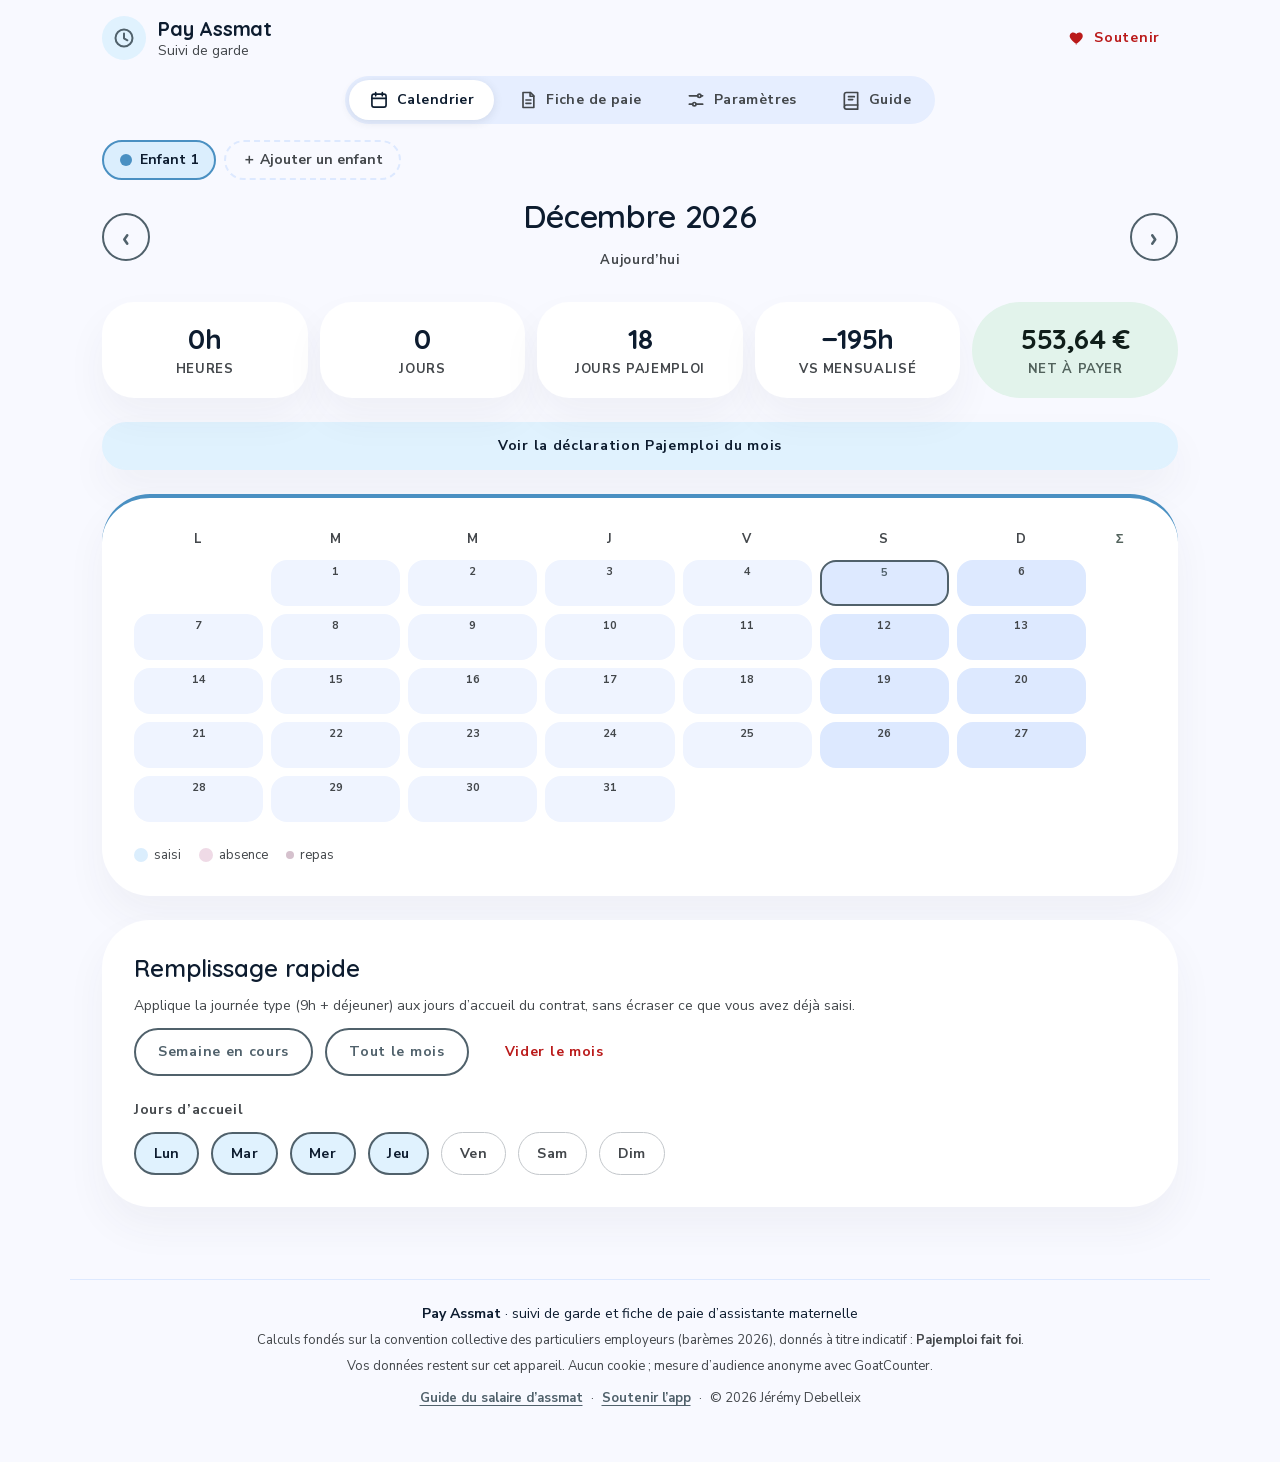
<file: index.html>
<!doctype html>
<html lang="fr">
<head>
<meta charset="utf-8">
<meta name="viewport" content="width=device-width, initial-scale=1, viewport-fit=cover">
<title>Calcul salaire assistante maternelle 2026 — simulateur gratuit | Pay Assmat</title>
<meta name="description" content="Calculez gratuitement le salaire de votre assistante maternelle : mensualisation, heures complémentaires et majorées, indemnités d’entretien et de repas, congés payés, montants à déclarer sur Pajemploi. Sans inscription, sans cookie.">
<link rel="canonical" href="https://pay-assmat.fr/">
<meta name="robots" content="index, follow, max-image-preview:large">
<meta name="author" content="Jérémy Debelleix">

<!-- Aperçus de partage (réseaux sociaux, messageries) -->
<meta property="og:type" content="website">
<meta property="og:locale" content="fr_FR">
<meta property="og:site_name" content="Pay Assmat">
<meta property="og:url" content="https://pay-assmat.fr/">
<meta property="og:title" content="Calcul du salaire d’une assistante maternelle — Pay Assmat">
<meta property="og:description" content="Simulateur gratuit : salaire mensualisé, heures, indemnités, congés payés et déclaration Pajemploi. Vos données restent sur votre appareil.">
<meta property="og:image" content="https://pay-assmat.fr/icons/og-image.png">
<meta property="og:image:width" content="1200">
<meta property="og:image:height" content="630">
<meta property="og:image:alt" content="Pay Assmat, calcul du salaire d’assistante maternelle">
<meta name="twitter:card" content="summary_large_image">

<!-- Données structurées : Google comprend qu'il s'agit d'une application gratuite -->
<script type="application/ld+json">
{
  "@context": "https://schema.org",
  "@type": "WebApplication",
  "name": "Pay Assmat",
  "url": "https://pay-assmat.fr/",
  "description": "Simulateur de salaire d’assistante maternelle : mensualisation, heures complémentaires et majorées, indemnités d’entretien et de repas, congés payés, régularisation et déclaration Pajemploi.",
  "applicationCategory": "FinanceApplication",
  "operatingSystem": "Tous (navigateur web, installable)",
  "inLanguage": "fr-FR",
  "isAccessibleForFree": true,
  "offers": { "@type": "Offer", "price": "0", "priceCurrency": "EUR" },
  "author": { "@type": "Person", "name": "Jérémy Debelleix" }
}
</script>
<meta name="theme-color" content="#f8f9ff">
<link rel="manifest" href="manifest.webmanifest">
<link rel="icon" href="icons/icon-192.png" sizes="192x192" type="image/png">
<link rel="apple-touch-icon" href="icons/apple-touch-icon.png">
<meta name="apple-mobile-web-app-capable" content="yes">
<meta name="apple-mobile-web-app-status-bar-style" content="default">
<meta name="apple-mobile-web-app-title" content="Pay Assmat">
<link rel="preload" href="fonts/quicksand-latin.woff2" as="font" type="font/woff2" crossorigin>
<link rel="preload" href="fonts/nunito-sans-latin.woff2" as="font" type="font/woff2" crossorigin>
<link rel="stylesheet" href="css/style.css">
</head>
<body>

<header class="topbar">
  <div class="topbar-in">
    <div class="brand">
      <span class="brand-mark" aria-hidden="true"><svg viewBox="0 0 24 24" fill="none" stroke="currentColor" stroke-width="2" stroke-linecap="round" stroke-linejoin="round"><circle cx="12" cy="12" r="8.5"/><path d="M12 7.5v4.8l3.4 2"/></svg></span>
      <span>
        <strong>Pay Assmat</strong>
        <em id="brand-sub">Suivi de garde</em>
      </span>
    </div>
    <a class="btn ghost sm btn-don" href="https://buymeacoffee.com/jeremy.d" target="_blank" rel="noopener" data-don="entete" aria-label="Faire un don pour soutenir l’app"><svg viewBox="0 0 24 24" fill="currentColor" aria-hidden="true"><path d="M12 20.5s-7.5-4.6-9.3-9.2C1.4 8 3.4 4.5 6.9 4.5c2 0 3.4 1.1 4.1 2.3.7-1.2 2.1-2.3 4.1-2.3 3.5 0 5.5 3.5 4.2 6.8-1.8 4.6-9.3 9.2-9.3 9.2z"/></svg><span>Soutenir</span></a>
    <button id="btn-install" class="btn ghost sm btn-install" hidden aria-label="Installer l’application"><svg viewBox="0 0 24 24" fill="none" stroke="currentColor" stroke-width="2" stroke-linecap="round" stroke-linejoin="round" aria-hidden="true"><path d="M12 4v11M7 10l5 5 5-5M5 20h14"/></svg><span class="lbl-long">Installer l’application</span><span class="lbl-court">Installer</span></button>
  </div>
</header>

<nav class="tabs" role="tablist" aria-label="Sections">
  <button class="tab is-active" role="tab" aria-selected="true"  aria-controls="vue-calendrier" data-view="calendrier">
    <span class="tab-pill"><svg class="tab-ic" viewBox="0 0 24 24" fill="none" stroke="currentColor" stroke-width="2" stroke-linecap="round" stroke-linejoin="round" aria-hidden="true"><rect x="3.5" y="5" width="17" height="15.5" rx="2.5"/><path d="M3.5 10h17M8 3v4M16 3v4"/></svg></span>
    <span class="tab-lbl">Calendrier</span>
  </button>
  <button class="tab"           role="tab" aria-selected="false" aria-controls="vue-paie"       data-view="paie">
    <span class="tab-pill"><svg class="tab-ic" viewBox="0 0 24 24" fill="none" stroke="currentColor" stroke-width="2" stroke-linecap="round" stroke-linejoin="round" aria-hidden="true"><path d="M6 3h9l4 4v14H6z"/><path d="M14.5 3v4.5H19M9.5 12h6M9.5 16h6"/></svg></span>
    <span class="tab-lbl">Fiche de paie</span>
  </button>
  <button class="tab"           role="tab" aria-selected="false" aria-controls="vue-params"     data-view="params">
    <span class="tab-pill"><svg class="tab-ic" viewBox="0 0 24 24" fill="none" stroke="currentColor" stroke-width="2" stroke-linecap="round" stroke-linejoin="round" aria-hidden="true"><path d="M4 7h10M18 7h2M4 17h4M12 17h8"/><circle cx="16" cy="7" r="2"/><circle cx="10" cy="17" r="2"/></svg></span>
    <span class="tab-lbl">Paramètres</span>
  </button>
  <a class="tab" href="guide/" data-nav="guide">
    <span class="tab-pill"><svg class="tab-ic" viewBox="0 0 24 24" fill="none" stroke="currentColor" stroke-width="2" stroke-linecap="round" stroke-linejoin="round" aria-hidden="true"><path d="M4 5.5A2.5 2.5 0 0 1 6.5 3H20v15H6.5A2.5 2.5 0 0 0 4 20.5z"/><path d="M4 20.5A2.5 2.5 0 0 0 6.5 23H20v-5"/><path d="M9 8h7M9 11.5h5"/></svg></span>
    <span class="tab-lbl">Guide</span>
  </a>
</nav>

<main>

  <!-- ============ CONTRATS (un par enfant) ============ -->
  <div class="contrats no-print" id="contrats" role="toolbar" aria-label="Enfants gardés"></div>

  <!-- ============ CALENDRIER ============ -->
  <section id="vue-calendrier" class="view is-active" role="tabpanel">
    <div class="monthnav">
      <button class="btn icon" id="mois-prev" aria-label="Mois précédent">‹</button>
      <div class="monthnav-label">
        <h2 id="mois-titre" class="titre-mois">—</h2>
        <button class="btn ghost xs" id="mois-today">Aujourd’hui</button>
      </div>
      <button class="btn icon" id="mois-next" aria-label="Mois suivant">›</button>
    </div>

    <div class="stats" id="stats"></div>

    <button class="btn primary btn-paje" id="btn-voir-paje">Voir la déclaration Pajemploi du mois</button>

    <div class="card">
      <div class="cal-head" aria-hidden="true">
        <span>L</span><span>M</span><span>M</span><span>J</span><span>V</span>
        <span class="we">S</span><span class="we">D</span><span class="wk">Σ</span>
      </div>
      <div class="cal-grid" id="cal-grid"></div>
      <p class="legend">
        <span class="lg lg-present"></span> saisi
        <span class="lg lg-absent"></span> absence
        <span class="lg lg-repas"></span> repas
      </p>
    </div>

    <div class="card">
      <h2>Remplissage rapide</h2>
      <p class="muted">Applique la journée type (<span id="type-desc">—</span>) aux jours d’accueil du contrat, sans écraser ce que vous avez déjà saisi.</p>
      <div class="row wrap">
        <button class="btn" id="fill-week">Semaine en cours</button>
        <button class="btn" id="fill-month">Tout le mois</button>
        <button class="btn danger ghost" id="clear-month">Vider le mois</button>
      </div>
      <fieldset class="jours-contrat">
        <legend>Jours d’accueil</legend>
        <div class="chips" id="jours-contrat"></div>
      </fieldset>
    </div>
  </section>

  <!-- ============ FICHE DE PAIE ============ -->
  <section id="vue-paie" class="view" role="tabpanel">
    <div class="monthnav no-print">
      <button class="btn icon" id="paie-prev" aria-label="Mois précédent">‹</button>
      <div class="monthnav-label"><h2 id="paie-titre" class="titre-mois">—</h2></div>
      <button class="btn icon" id="paie-next" aria-label="Mois suivant">›</button>
    </div>

    <div class="row wrap no-print actions">
      <button class="btn primary" id="btn-print">Imprimer / PDF</button>
      <button class="btn" id="btn-csv">Export CSV</button>
      <button class="btn ghost" id="btn-copy-paje">Copier le récap Pajemploi</button>
    </div>

    <div id="paie-content"></div>
  </section>

  <!-- ============ PARAMÈTRES ============ -->
  <section id="vue-params" class="view" role="tabpanel">
    <form id="form-params" autocomplete="off">

      <div class="card">
        <h2>Identité</h2>
        <div class="grid2">
          <label>Enfant<input type="text" name="enfant" placeholder="Prénom"></label>
          <label>Assistante maternelle<input type="text" name="assmat" placeholder="Nom"></label>
          <label class="span2">Employeur (parent)<input type="text" name="employeur" placeholder="Nom"></label>
        </div>
        <fieldset class="couleurs-contrat">
          <legend>Couleur du contrat</legend>
          <div class="chips" id="couleurs-contrat"></div>
        </fieldset>
        <button type="button" class="btn danger ghost" id="btn-suppr-contrat">Supprimer ce contrat</button>
      </div>

      <div class="card">
        <h2>Rémunération</h2>
        <div class="grid2">
          <label>Taux horaire
            <input type="number" name="tauxSaisi" step="0.001" min="0" inputmode="decimal">
            <small>Le salaire à payer et à déclarer à Pajemploi est le <strong>net</strong>.</small>
          </label>
          <label>Ce taux est
            <select name="tauxType">
              <option value="brut">Brut</option>
              <option value="net">Net</option>
            </select>
          </label>
          <label>Cotisations salariales (%)
            <input type="number" name="tauxCotisations" step="0.1" min="0" max="60" inputmode="decimal">
            <small>≈ 22 %. Sert à convertir brut ⇄ net. Estimation : Pajemploi fait foi.</small>
          </label>
          <label class="readout">Équivalence
            <output id="taux-readout">—</output>
          </label>
        </div>
      </div>

      <div class="card">
        <h2>Contrat</h2>
        <div class="grid2">
          <label class="span2">Mode de paiement
            <select name="mode">
              <option value="mensualisation">Mensualisation (salaire lissé + heures complémentaires)</option>
              <option value="reel">Paiement au réel (heures réellement effectuées)</option>
            </select>
          </label>
          <label class="span2" data-when="mensualisation">Type d’année
            <select name="typeAnnee">
              <option value="complete">Année complète : 52 semaines (47 semaines d’accueil + 5 de congés payés)</option>
              <option value="incomplete">Année incomplète : 46 semaines d’accueil ou moins</option>
            </select>
            <small data-when="complete">Salaire lissé sur 52 semaines, congés payés inclus.</small>
            <small data-when="incomplete">Salaire lissé sur les semaines programmées ; congés payés versés en plus, régularisation à chaque date anniversaire.</small>
          </label>
          <label>Heures / semaine<input type="number" name="heuresSemaine" step="0.25" min="0" inputmode="decimal"></label>
          <label>Jours / semaine<input type="number" name="joursSemaine" step="1" min="0" max="7" inputmode="numeric"></label>
          <label data-when="incomplete">Semaines d’accueil / an
            <input type="number" name="semainesAn" step="1" min="1" max="46" inputmode="numeric">
            <small>Semaines programmées, hors congés payés (46 au plus).</small>
          </label>
          <label>Début du contrat
            <input type="date" name="debutContrat">
            <small>Borne l’année contractuelle : quota enfant malade, régularisation annuelle, congés acquis.</small>
          </label>
          <label class="readout">Salaire mensualisé
            <output id="mens-readout">—</output>
          </label>
          <label>Seuil de majoration (h/sem.)<input type="number" name="seuilMajoration" step="0.25" min="0" inputmode="decimal"></label>
          <label>Heures au 1<sup>er</sup> palier<input type="number" name="heuresMaj1" step="1" min="0" inputmode="numeric"></label>
          <label>Majoration 1<sup>er</sup> palier (%)<input type="number" name="majoration1" step="1" min="0" inputmode="numeric"></label>
          <label>Majoration au-delà (%)<input type="number" name="majoration2" step="1" min="0" inputmode="numeric"></label>
        </div>
      </div>

      <div class="card">
        <h2>Indemnités d’entretien</h2>
        <div class="grid2">
          <label class="span2">Calcul
            <select name="entretienMode">
              <option value="bareme">Barème horaire avec plancher et plafond</option>
              <option value="fixe">Montant fixe par jour d’accueil</option>
              <option value="aucun">Aucune indemnité</option>
            </select>
          </label>
          <label data-when="bareme">Tarif horaire (€/h)<input type="number" name="entretienTauxH" step="0.005" min="0" inputmode="decimal"></label>
          <label data-when="bareme">Plancher / jour (€)<input type="number" name="entretienMin" step="0.01" min="0" inputmode="decimal"></label>
          <label data-when="bareme">Plafond / jour (€)<input type="number" name="entretienMax" step="0.01" min="0" inputmode="decimal"></label>
          <label data-when="fixe">Montant / jour (€)<input type="number" name="entretienFixe" step="0.01" min="0" inputmode="decimal"></label>
        </div>
        <p class="muted" data-when="bareme">Barème 2026 : 2,65 € en dessous de 6 h 15, 0,425 €/h ensuite, 3,83 € à partir de 9 h.</p>
      </div>

      <div class="card">
        <h2>Repas</h2>
        <div id="repas-params" class="repas-params"></div>
      </div>

      <div class="card">
        <h2>Options</h2>
        <label class="switch">
          <input type="checkbox" name="kmActif"><span>Frais kilométriques</span>
        </label>
        <label data-when="km">Tarif (€/km)<input type="number" name="kmTarif" step="0.01" min="0" inputmode="decimal"></label>
      </div>

      <div class="card">
        <h2>Congés payés</h2>
        <p class="muted" data-when="cp-inclus">Année complète : les 5 semaines de congés payés sont incluses dans la mensualisation. Le salaire est maintenu pendant les congés, rien n’est ajouté.</p>
        <div class="grid2" data-when="cp">
          <label class="span2">Paiement prévu au contrat
            <select name="cpMode">
              <option value="juin">En une fois, en juin</option>
              <option value="prise">Lors de la prise principale des congés</option>
              <option value="mensuel">Au fur et à mesure (10 % chaque mois)</option>
            </select>
          </label>
          <label data-when="cp-prise">Mois de la prise principale
            <select name="cpMoisPrise">
              <option value="1">Janvier</option><option value="2">Février</option><option value="3">Mars</option>
              <option value="4">Avril</option><option value="5">Mai</option><option value="6">Juin</option>
              <option value="7">Juillet</option><option value="8">Août</option><option value="9">Septembre</option>
              <option value="10">Octobre</option><option value="11">Novembre</option><option value="12">Décembre</option>
            </select>
          </label>
          <label>Règle du dixième (%)<input type="number" name="cpTaux" step="0.5" min="0" inputmode="decimal"></label>
          <p class="muted span2">2,5 jours ouvrables acquis par mois du 1<sup>er</sup> juin au 31 mai (30 au plus). L’indemnité retenue est la plus avantageuse entre le dixième des salaires de la période et le maintien de salaire.</p>
        </div>
      </div>

      <div class="card">
        <h2>Journée type</h2>
        <p class="muted">Valeurs proposées par défaut lors de la saisie d’une journée.</p>
        <div class="grid2">
          <label>Heures<input type="number" name="typeHeures" step="0.25" min="0" max="24" inputmode="decimal"></label>
        </div>
        <div id="type-repas" class="repas-params"></div>
      </div>

      <div class="card">
        <h2>Données</h2>
        <p class="muted">Tout est stocké sur cet appareil uniquement. Pensez à exporter de temps en temps.</p>
        <div class="row wrap">
          <button type="button" class="btn" id="btn-export">Exporter la sauvegarde</button>
          <button type="button" class="btn" id="btn-import">Importer…</button>
          <input type="file" id="file-import" accept="application/json,.json" hidden>
          <button type="button" class="btn danger ghost" id="btn-reset">Tout effacer</button>
        </div>
        <p class="muted" id="storage-info"></p>
      </div>

      <div class="card card-don">
        <h2>Soutenir l’app</h2>
        <figure class="temoignage">
          <blockquote>
            <p>Parent de deux enfants, l’un gardé hier par une assistante maternelle et l’autre aujourd’hui, je payais une application 15&nbsp;€ par mois pour suivre la garde. J’ai créé Pay Assmat pour simplifier la vie des autres parents et leur éviter ce coût.</p>
          </blockquote>
          <figcaption><img class="temoignage-photo" src="images/jeremy.jpg" alt="Jérémy Debelleix" width="48" height="48" loading="lazy" decoding="async"><span><strong>Jérémy</strong>, parent et créateur de l’app</span></figcaption>
        </figure>
        <p class="muted">Pay Assmat est gratuite, sans publicité ni cookie, et vos données restent sur votre appareil. Si elle vous fait gagner du temps chaque mois, un petit don aide à la maintenir.</p>
        <a class="btn primary" href="https://buymeacoffee.com/jeremy.d" target="_blank" rel="noopener" data-don="parametres"><svg viewBox="0 0 24 24" fill="currentColor" aria-hidden="true"><path d="M12 20.5s-7.5-4.6-9.3-9.2C1.4 8 3.4 4.5 6.9 4.5c2 0 3.4 1.1 4.1 2.3.7-1.2 2.1-2.3 4.1-2.3 3.5 0 5.5 3.5 4.2 6.8-1.8 4.6-9.3 9.2-9.3 9.2z"/></svg><span>Offrir un café</span></a>
        <p class="muted small">Paiement sécurisé sur Buy Me a Coffee : l’app ne reçoit aucune information.</p>
      </div>
    </form>
  </section>
</main>

<footer class="site-foot no-print">
  <p class="foot-brand"><strong>Pay Assmat</strong> · suivi de garde et fiche de paie d’assistante maternelle</p>
  <p>Calculs fondés sur la convention collective des particuliers employeurs (barèmes 2026), donnés à titre indicatif : <strong>Pajemploi fait foi</strong>.</p>
  <p>Vos données restent sur cet appareil. Aucun cookie ; mesure d’audience anonyme avec GoatCounter.</p>
  <p class="foot-links">
    <a href="guide/">Guide du salaire d’assmat</a>
    <span aria-hidden="true">·</span>
    <a href="https://buymeacoffee.com/jeremy.d" target="_blank" rel="noopener" data-don="footer">Soutenir l’app</a>
    <span aria-hidden="true">·</span>
    <span>© <span id="foot-annee">2026</span> Jérémy Debelleix</span>
  </p>
</footer>

<!-- ============ ÉDITEUR DE JOURNÉE ============ -->
<dialog id="dlg-jour">
  <form method="dialog" id="form-jour">
    <header class="dlg-head">
      <div>
        <h2 id="dlg-titre">—</h2>
        <p class="muted" id="dlg-sub">—</p>
      </div>
      <button class="btn icon ghost" value="cancel" aria-label="Fermer">✕</button>
    </header>

    <div class="dlg-body">
      <label class="dlg-statut">Statut<select id="dlg-statut"></select></label>

      <fieldset id="fs-heures">
        <legend>Heures de présence</legend>
        <div class="stepper">
          <button type="button" class="btn icon" data-h="-0.25" aria-label="Retirer 15 minutes">−</button>
          <input type="number" id="dlg-heures" step="0.25" min="0" max="24" inputmode="decimal">
          <button type="button" class="btn icon" data-h="0.25" aria-label="Ajouter 15 minutes">+</button>
        </div>
        <div class="chips" id="dlg-heures-quick"></div>
        <p class="muted" id="dlg-entretien">—</p>
      </fieldset>

      <fieldset id="fs-repas">
        <legend>Repas</legend>
        <div id="dlg-repas" class="counters"></div>
      </fieldset>

      <fieldset id="fs-km" hidden>
        <legend>Kilomètres</legend>
        <input type="number" id="dlg-km" step="1" min="0" inputmode="numeric">
      </fieldset>

      <label>Note<input type="text" id="dlg-note" maxlength="120" placeholder="facultatif"></label>
    </div>

    <footer class="dlg-foot">
      <button class="btn danger ghost" value="delete" type="submit" formnovalidate>Effacer</button>
      <button class="btn ghost" value="cancel" type="submit" formnovalidate>Annuler</button>
      <button class="btn primary" value="save" type="submit">Enregistrer</button>
    </footer>
  </form>
</dialog>

<!-- ============ INSTALLATION (iOS) ============ -->
<dialog id="dlg-install">
  <form method="dialog">
    <header class="dlg-head">
      <div>
        <h2>Installer Pay Assmat</h2>
        <p class="muted">Ajoutez l'application à votre écran d'accueil.</p>
      </div>
      <button class="btn icon ghost" value="cancel" aria-label="Fermer">✕</button>
    </header>

    <div class="dlg-body">
      <ol class="install-steps">
        <li>Touchez le bouton <strong>Partager</strong> <svg class="ico-share" viewBox="0 0 24 24" fill="none" stroke="currentColor" stroke-width="2" stroke-linecap="round" stroke-linejoin="round" aria-hidden="true"><path d="M12 15V3"/><path d="M8.5 6.5 12 3l3.5 3.5"/><path d="M6 11H4.5v9.5h15V11H18"/></svg> dans la barre du navigateur.</li>
        <li>Faites défiler puis choisissez <strong>« Sur l'écran d'accueil »</strong>.</li>
        <li>Confirmez avec <strong>Ajouter</strong>.</li>
      </ol>
      <p class="muted install-note" id="install-note">Sur iPhone, l'installation passe toujours par le menu Partager : aucun navigateur ne propose de bouton automatique.</p>
    </div>

    <footer class="dlg-foot">
      <span class="spacer"></span>
      <button class="btn primary" value="ok" type="submit">J'ai compris</button>
    </footer>
  </form>
</dialog>

<div id="toast" class="toast" role="status" aria-live="polite"></div>

<script src="js/analytics.js"></script>
<script src="js/calc.js"></script>
<script src="js/store.js"></script>
<script src="js/app.js"></script>
<script src="js/entete.js"></script>
</body>
</html>
</file>
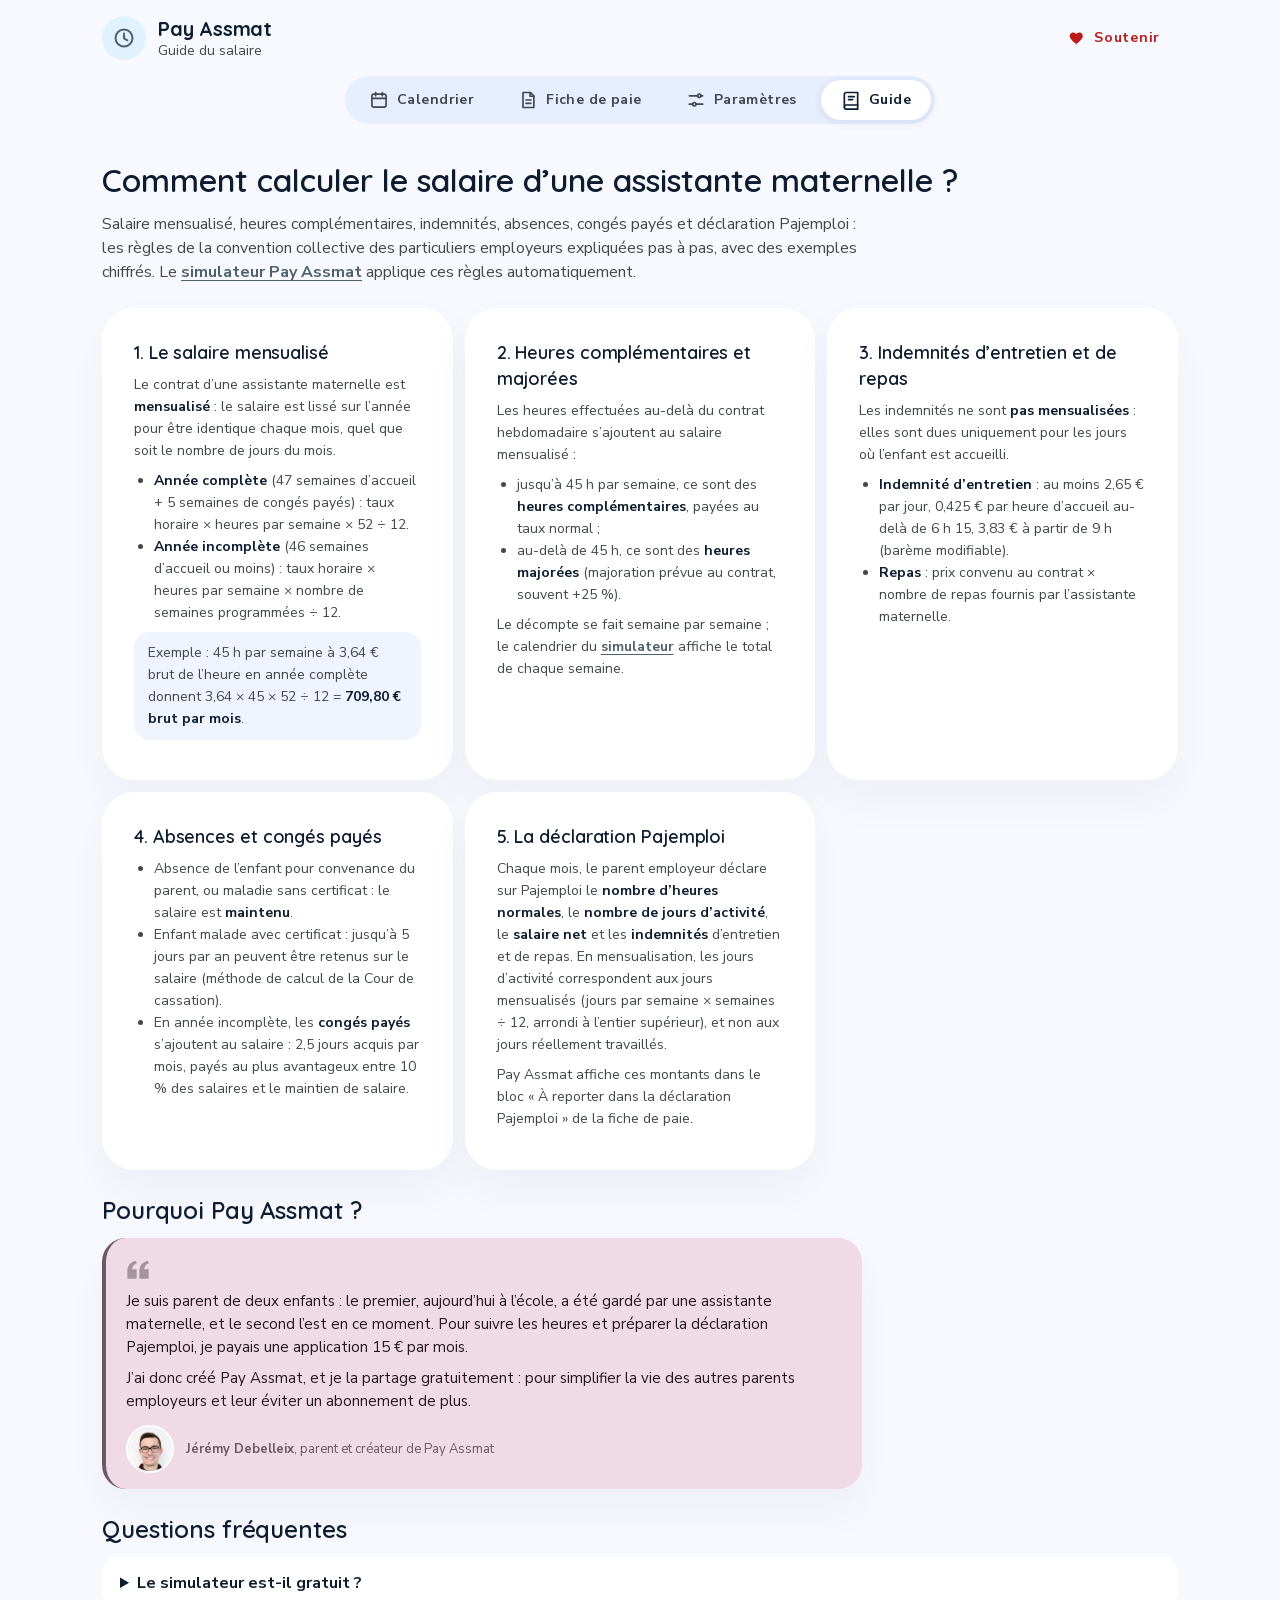
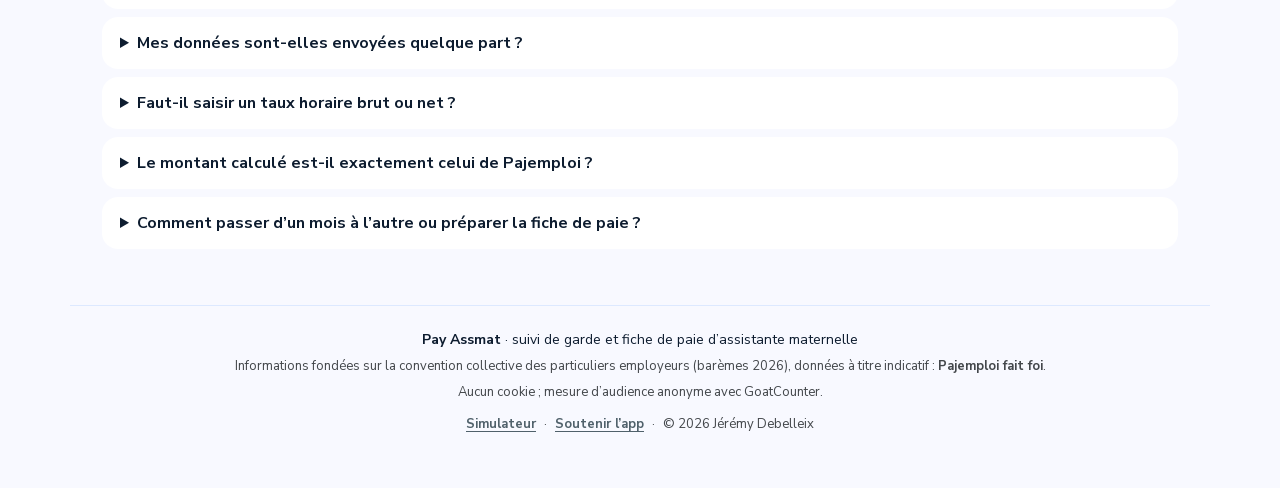
<file: guide/index.html>
<!doctype html>
<html lang="fr">
<head>
<meta charset="utf-8">
<meta name="viewport" content="width=device-width, initial-scale=1, viewport-fit=cover">
<title>Comment calculer le salaire d’une assistante maternelle ? Guide 2026 | Pay Assmat</title>
<meta name="description" content="Guide 2026 du salaire d’assistante maternelle : mensualisation en année complète ou incomplète, heures complémentaires et majorées, indemnités d’entretien et de repas, absences, congés payés et déclaration Pajemploi, avec exemples.">
<link rel="canonical" href="https://pay-assmat.fr/guide/">
<meta name="robots" content="index, follow, max-image-preview:large">
<meta name="author" content="Jérémy Debelleix">
<meta name="theme-color" content="#f8f9ff">
<meta property="og:type" content="article">
<meta property="og:locale" content="fr_FR">
<meta property="og:site_name" content="Pay Assmat">
<meta property="og:url" content="https://pay-assmat.fr/guide/">
<meta property="og:title" content="Comment calculer le salaire d’une assistante maternelle ?">
<meta property="og:description" content="Mensualisation, heures, indemnités, congés payés et Pajemploi : le guide 2026, avec exemples chiffrés.">
<meta property="og:image" content="https://pay-assmat.fr/icons/og-image.png">
<meta property="og:image:width" content="1200">
<meta property="og:image:height" content="630">
<meta name="twitter:card" content="summary_large_image">
<link rel="icon" href="../icons/icon-192.png" sizes="192x192" type="image/png">
<link rel="apple-touch-icon" href="../icons/apple-touch-icon.png">
<link rel="preload" href="../fonts/quicksand-latin.woff2" as="font" type="font/woff2" crossorigin>
<link rel="preload" href="../fonts/nunito-sans-latin.woff2" as="font" type="font/woff2" crossorigin>
<link rel="manifest" href="../manifest.webmanifest">
<link rel="stylesheet" href="../css/style.css">
<script type="application/ld+json">
{
  "@context": "https://schema.org",
  "@type": "Article",
  "headline": "Comment calculer le salaire d’une assistante maternelle ?",
  "inLanguage": "fr-FR",
  "datePublished": "2026-09-26",
  "dateModified": "2026-09-26",
  "author": {
    "@type": "Person",
    "name": "Jérémy Debelleix"
  },
  "publisher": {
    "@type": "Organization",
    "name": "Pay Assmat",
    "url": "https://pay-assmat.fr/"
  },
  "image": "https://pay-assmat.fr/icons/og-image.png",
  "mainEntityOfPage": "https://pay-assmat.fr/guide/"
}
</script>
<script type="application/ld+json">
{
  "@context": "https://schema.org",
  "@type": "FAQPage",
  "mainEntity": [
    {
      "@type": "Question",
      "name": "Le simulateur est-il gratuit ?",
      "acceptedAnswer": {
        "@type": "Answer",
        "text": "Oui, entièrement gratuit, sans publicité et sans inscription. L’application peut être installée sur l’écran d’accueil du téléphone et fonctionne hors ligne."
      }
    },
    {
      "@type": "Question",
      "name": "Mes données sont-elles envoyées quelque part ?",
      "acceptedAnswer": {
        "@type": "Answer",
        "text": "Non. Les journées saisies et les paramètres du contrat restent dans le navigateur de votre appareil. Vous pouvez exporter une sauvegarde à tout moment depuis les paramètres."
      }
    },
    {
      "@type": "Question",
      "name": "Faut-il saisir un taux horaire brut ou net ?",
      "acceptedAnswer": {
        "@type": "Answer",
        "text": "Les deux sont possibles : indiquez le taux tel qu’il figure au contrat, et précisez s’il est brut ou net. L’application calcule l’autre à partir du taux de cotisations (environ 22 %)."
      }
    },
    {
      "@type": "Question",
      "name": "Le montant calculé est-il exactement celui de Pajemploi ?",
      "acceptedAnswer": {
        "@type": "Answer",
        "text": "C’est une estimation fondée sur la convention collective des particuliers employeurs. Les cotisations réelles dépendent de votre situation : le décompte Pajemploi fait foi."
      }
    },
    {
      "@type": "Question",
      "name": "Comment passer d’un mois à l’autre ou préparer la fiche de paie ?",
      "acceptedAnswer": {
        "@type": "Answer",
        "text": "Utilisez les flèches autour du nom du mois, puis l’onglet « Fiche de paie » : il présente le bulletin du mois, imprimable en PDF, et le récapitulatif à reporter dans Pajemploi."
      }
    }
  ]
}
</script>
</head>
<body class="page-guide">

<header class="topbar">
  <div class="topbar-in">
    <a class="brand" href="../">
      <span class="brand-mark" aria-hidden="true"><svg viewBox="0 0 24 24" fill="none" stroke="currentColor" stroke-width="2" stroke-linecap="round" stroke-linejoin="round"><circle cx="12" cy="12" r="8.5"/><path d="M12 7.5v4.8l3.4 2"/></svg></span>
      <span>
        <strong>Pay Assmat</strong>
        <em>Guide du salaire</em>
      </span>
    </a>
    <a class="btn ghost sm btn-don" href="https://buymeacoffee.com/jeremy.d" target="_blank" rel="noopener" data-don="guide-entete" aria-label="Faire un don pour soutenir l’app"><svg viewBox="0 0 24 24" fill="currentColor" aria-hidden="true"><path d="M12 20.5s-7.5-4.6-9.3-9.2C1.4 8 3.4 4.5 6.9 4.5c2 0 3.4 1.1 4.1 2.3.7-1.2 2.1-2.3 4.1-2.3 3.5 0 5.5 3.5 4.2 6.8-1.8 4.6-9.3 9.2-9.3 9.2z"/></svg><span>Soutenir</span></a>
    <button id="btn-install" class="btn ghost sm btn-install" hidden aria-label="Installer l’application"><svg viewBox="0 0 24 24" fill="none" stroke="currentColor" stroke-width="2" stroke-linecap="round" stroke-linejoin="round" aria-hidden="true"><path d="M12 4v11M7 10l5 5 5-5M5 20h14"/></svg><span class="lbl-long">Installer l’application</span><span class="lbl-court">Installer</span></button>
  </div>
</header>

<nav class="tabs" aria-label="Sections">
  <a class="tab" href="../#calendrier">
    <span class="tab-pill"><svg class="tab-ic" viewBox="0 0 24 24" fill="none" stroke="currentColor" stroke-width="2" stroke-linecap="round" stroke-linejoin="round" aria-hidden="true"><rect x="3.5" y="5" width="17" height="15.5" rx="2.5"/><path d="M3.5 10h17M8 3v4M16 3v4"/></svg></span>
    <span class="tab-lbl">Calendrier</span>
  </a>
  <a class="tab" href="../#paie">
    <span class="tab-pill"><svg class="tab-ic" viewBox="0 0 24 24" fill="none" stroke="currentColor" stroke-width="2" stroke-linecap="round" stroke-linejoin="round" aria-hidden="true"><path d="M6 3h9l4 4v14H6z"/><path d="M14.5 3v4.5H19M9.5 12h6M9.5 16h6"/></svg></span>
    <span class="tab-lbl">Fiche de paie</span>
  </a>
  <a class="tab" href="../#params">
    <span class="tab-pill"><svg class="tab-ic" viewBox="0 0 24 24" fill="none" stroke="currentColor" stroke-width="2" stroke-linecap="round" stroke-linejoin="round" aria-hidden="true"><path d="M4 7h10M18 7h2M4 17h4M12 17h8"/><circle cx="16" cy="7" r="2"/><circle cx="10" cy="17" r="2"/></svg></span>
    <span class="tab-lbl">Paramètres</span>
  </a>
  <a class="tab is-active" href="./" aria-current="page">
    <span class="tab-pill"><svg class="tab-ic" viewBox="0 0 24 24" fill="none" stroke="currentColor" stroke-width="2" stroke-linecap="round" stroke-linejoin="round" aria-hidden="true"><path d="M4 5.5A2.5 2.5 0 0 1 6.5 3H20v15H6.5A2.5 2.5 0 0 0 4 20.5z"/><path d="M4 20.5A2.5 2.5 0 0 0 6.5 23H20v-5"/><path d="M9 8h7M9 11.5h5"/></svg></span>
    <span class="tab-lbl">Guide</span>
  </a>
</nav>


<main class="guide" aria-labelledby="guide-titre">
  <h1 id="guide-titre">Comment calculer le salaire d’une assistante maternelle ?</h1>
  <p class="guide-intro">Salaire mensualisé, heures complémentaires, indemnités, absences, congés payés et déclaration Pajemploi : les règles de la convention collective des particuliers employeurs expliquées pas à pas, avec des exemples chiffrés. Le <a href="../">simulateur Pay Assmat</a> applique ces règles automatiquement.</p>

  <div class="guide-grid">
    <article class="guide-card">
      <h2>1. Le salaire mensualisé</h2>
      <p>Le contrat d’une assistante maternelle est <strong>mensualisé</strong> : le salaire est lissé sur l’année pour être identique chaque mois, quel que soit le nombre de jours du mois.</p>
      <ul>
        <li><strong>Année complète</strong> (47 semaines d’accueil + 5 semaines de congés payés) : taux horaire × heures par semaine × 52 ÷ 12.</li>
        <li><strong>Année incomplète</strong> (46 semaines d’accueil ou moins) : taux horaire × heures par semaine × nombre de semaines programmées ÷ 12.</li>
      </ul>
      <p class="guide-ex">Exemple : 45 h par semaine à 3,64 € brut de l’heure en année complète donnent 3,64 × 45 × 52 ÷ 12 = <strong>709,80 € brut par mois</strong>.</p>
    </article>

    <article class="guide-card">
      <h2>2. Heures complémentaires et majorées</h2>
      <p>Les heures effectuées au-delà du contrat hebdomadaire s’ajoutent au salaire mensualisé :</p>
      <ul>
        <li>jusqu’à 45 h par semaine, ce sont des <strong>heures complémentaires</strong>, payées au taux normal ;</li>
        <li>au-delà de 45 h, ce sont des <strong>heures majorées</strong> (majoration prévue au contrat, souvent +25 %).</li>
      </ul>
      <p>Le décompte se fait semaine par semaine ; le calendrier du <a href="../">simulateur</a> affiche le total de chaque semaine.</p>
    </article>

    <article class="guide-card">
      <h2>3. Indemnités d’entretien et de repas</h2>
      <p>Les indemnités ne sont <strong>pas mensualisées</strong> : elles sont dues uniquement pour les jours où l’enfant est accueilli.</p>
      <ul>
        <li><strong>Indemnité d’entretien</strong> : au moins 2,65 € par jour, 0,425 € par heure d’accueil au-delà de 6 h 15, 3,83 € à partir de 9 h (barème modifiable).</li>
        <li><strong>Repas</strong> : prix convenu au contrat × nombre de repas fournis par l’assistante maternelle.</li>
      </ul>
    </article>

    <article class="guide-card">
      <h2>4. Absences et congés payés</h2>
      <ul>
        <li>Absence de l’enfant pour convenance du parent, ou maladie sans certificat : le salaire est <strong>maintenu</strong>.</li>
        <li>Enfant malade avec certificat : jusqu’à 5 jours par an peuvent être retenus sur le salaire (méthode de calcul de la Cour de cassation).</li>
        <li>En année incomplète, les <strong>congés payés</strong> s’ajoutent au salaire : 2,5 jours acquis par mois, payés au plus avantageux entre 10 % des salaires et le maintien de salaire.</li>
      </ul>
    </article>

    <article class="guide-card">
      <h2>5. La déclaration Pajemploi</h2>
      <p>Chaque mois, le parent employeur déclare sur Pajemploi le <strong>nombre d’heures normales</strong>, le <strong>nombre de jours d’activité</strong>, le <strong>salaire net</strong> et les <strong>indemnités</strong> d’entretien et de repas. En mensualisation, les jours d’activité correspondent aux jours mensualisés (jours par semaine × semaines ÷ 12, arrondi à l’entier supérieur), et non aux jours réellement travaillés.</p>
      <p>Pay Assmat affiche ces montants dans le bloc « À reporter dans la déclaration Pajemploi » de la fiche de paie.</p>
    </article>
  </div>

  <h2 class="guide-faq-titre">Pourquoi Pay Assmat ?</h2>
  <figure class="temoignage">
    <blockquote>
      <p>Je suis parent de deux enfants : le premier, aujourd’hui à l’école, a été gardé par une assistante maternelle, et le second l’est en ce moment. Pour suivre les heures et préparer la déclaration Pajemploi, je payais une application 15&nbsp;€ par mois.</p>
      <p>J’ai donc créé Pay Assmat, et je la partage gratuitement : pour simplifier la vie des autres parents employeurs et leur éviter un abonnement de plus.</p>
    </blockquote>
    <figcaption><img class="temoignage-photo" src="../images/jeremy.jpg" alt="Jérémy Debelleix" width="48" height="48" loading="lazy" decoding="async"><span><strong>Jérémy Debelleix</strong>, parent et créateur de Pay Assmat</span></figcaption>
  </figure>

  <h2 class="guide-faq-titre">Questions fréquentes</h2>
  <div class="guide-faq">
    <details>
      <summary>Le simulateur est-il gratuit ?</summary>
      <p>Oui, entièrement gratuit, sans publicité et sans inscription. L’application peut être installée sur l’écran d’accueil du téléphone et fonctionne hors ligne.</p>
    </details>
    <details>
      <summary>Mes données sont-elles envoyées quelque part ?</summary>
      <p>Non. Les journées saisies et les paramètres du contrat restent dans le navigateur de votre appareil. Vous pouvez exporter une sauvegarde à tout moment depuis les paramètres.</p>
    </details>
    <details>
      <summary>Faut-il saisir un taux horaire brut ou net ?</summary>
      <p>Les deux sont possibles : indiquez le taux tel qu’il figure au contrat, et précisez s’il est brut ou net. L’application calcule l’autre à partir du taux de cotisations (environ 22 %).</p>
    </details>
    <details>
      <summary>Le montant calculé est-il exactement celui de Pajemploi ?</summary>
      <p>C’est une estimation fondée sur la convention collective des particuliers employeurs. Les cotisations réelles dépendent de votre situation : le décompte Pajemploi fait foi.</p>
    </details>
    <details>
      <summary>Comment passer d’un mois à l’autre ou préparer la fiche de paie ?</summary>
      <p>Utilisez les flèches autour du nom du mois, puis l’onglet « Fiche de paie » : il présente le bulletin du mois, imprimable en PDF, et le récapitulatif à reporter dans Pajemploi.</p>
    </details>
  </div>

</main>

<footer class="site-foot">
  <p class="foot-brand"><strong>Pay Assmat</strong> · suivi de garde et fiche de paie d’assistante maternelle</p>
  <p>Informations fondées sur la convention collective des particuliers employeurs (barèmes 2026), données à titre indicatif : <strong>Pajemploi fait foi</strong>.</p>
  <p>Aucun cookie ; mesure d’audience anonyme avec GoatCounter.</p>
  <p class="foot-links">
    <a href="../">Simulateur</a>
    <span aria-hidden="true">·</span>
    <a href="https://buymeacoffee.com/jeremy.d" target="_blank" rel="noopener" data-don="guide-footer">Soutenir l’app</a>
    <span aria-hidden="true">·</span>
    <span>© 2026 Jérémy Debelleix</span>
  </p>
</footer>

<!-- ============ INSTALLATION (iOS) ============ -->
<dialog id="dlg-install">
  <form method="dialog">
    <header class="dlg-head">
      <div>
        <h2>Installer Pay Assmat</h2>
        <p class="muted">Ajoutez l'application à votre écran d'accueil.</p>
      </div>
      <button class="btn icon ghost" value="cancel" aria-label="Fermer">✕</button>
    </header>

    <div class="dlg-body">
      <ol class="install-steps">
        <li>Touchez le bouton <strong>Partager</strong> <svg class="ico-share" viewBox="0 0 24 24" fill="none" stroke="currentColor" stroke-width="2" stroke-linecap="round" stroke-linejoin="round" aria-hidden="true"><path d="M12 15V3"/><path d="M8.5 6.5 12 3l3.5 3.5"/><path d="M6 11H4.5v9.5h15V11H18"/></svg> dans la barre du navigateur.</li>
        <li>Faites défiler puis choisissez <strong>« Sur l'écran d'accueil »</strong>.</li>
        <li>Confirmez avec <strong>Ajouter</strong>.</li>
      </ol>
      <p class="muted install-note" id="install-note">Sur iPhone, l'installation passe toujours par le menu Partager : aucun navigateur ne propose de bouton automatique.</p>
    </div>

    <footer class="dlg-foot">
      <span class="spacer"></span>
      <button class="btn primary" value="ok" type="submit">J'ai compris</button>
    </footer>
  </form>
</dialog>

<script src="../js/analytics.js"></script>
<script src="../js/entete.js"></script>
</body>
</html>
</file>
<file: css/style.css>
/* ============================================================
   Nurture Payroll — design system
   Soft Minimalism : pastels haute luminance, formes très arrondies,
   ombres quasi absentes, respiration généreuse.
   ============================================================ */

/* ---------- Polices (auto-hébergées : l'app doit tenir hors ligne) ---------- */

@font-face {
  font-family: 'Quicksand';
  src: url('../fonts/quicksand-latin.woff2') format('woff2-variations');
  font-weight: 300 700;
  font-style: normal;
  font-display: swap;
}

@font-face {
  font-family: 'Nunito Sans';
  src: url('../fonts/nunito-sans-latin.woff2') format('woff2-variations');
  font-weight: 200 1000;
  font-style: normal;
  font-display: swap;
}

/* ---------- Jetons ---------- */

:root {
  /* Le design system ne définit qu'une palette claire : on s'y tient. */
  color-scheme: light;

  /* Surfaces */
  --surface:            #f8f9ff;
  --surface-dim:        #ccdbf4;
  --surf-lowest:        #ffffff;
  --surf-low:           #eff4ff;
  --surf:               #e6eeff;
  --surf-high:          #dde9ff;
  --surf-highest:       #d5e3fd;
  --on-surface:         #0d1c2f;
  --on-surface-variant: #43474b;
  --inverse-surface:    #233144;
  --inverse-on-surface: #ebf1ff;
  --outline:            #73787b;
  --outline-variant:    #c3c7cb;

  /* Primaire — bleu ciel : calculs et actions principales */
  --primary:               #50616b;
  --on-primary:            #ffffff;
  --primary-container:     #e0f2fe;
  --on-primary-container:  #5e6f79;
  --on-primary-fixed:      #0c1e26;
  --primary-fixed-dim:     #b7c9d5;

  /* Secondaire — rose poudré : informations personnelles */
  --secondary:              #695a64;
  --secondary-container:    #efdae6;
  --on-secondary-fixed:     #231820;
  --secondary-fixed-dim:    #d5c1cd;

  /* Tertiaire — vert menthe : réussite, résultat net */
  --tertiary:               #52625c;
  --tertiary-container:     #e2f3eb;
  --on-tertiary-fixed:      #101e1a;
  --tertiary-fixed-dim:     #bacac3;

  /* Quaternaire — jaune soleil : attention bienveillante.
     Nommé dans le design system mais sans jeton fourni : dérivé ici. */
  --quaternary:             #7a6a3f;
  --quaternary-container:   #fff4d6;
  --on-quaternary-fixed:    #241c04;
  --quaternary-fixed-dim:   #e8d9ae;

  /* Erreur */
  --error:               #ba1a1a;
  --on-error:            #ffffff;
  --error-container:     #ffdad6;
  --on-error-container:  #93000a;

  /* Formes */
  --r-sm:   0.5rem;
  --r:      1rem;
  --r-md:   1.5rem;
  --r-lg:   2rem;
  --r-xl:   3rem;
  --r-full: 9999px;

  /* Espacements */
  --gutter:    24px;
  --stack-sm:  12px;
  --stack-md:  24px;
  --stack-lg:  48px;
  --pad:       20px;   /* padding interne des cartes, élargi sur grand écran */
  --margin:    20px;   /* marges latérales mobile */

  /* Élévation : « light as air », jamais d'ombre dure */
  --lift:        0 20px 40px rgba(51, 65, 85, .05);
  --lift-active: 0 20px 44px 8px rgba(51, 65, 85, .09);

  --safe-b: env(safe-area-inset-bottom, 0px);
}

@media (min-width: 700px) {
  :root { --pad: 32px; --margin: 32px; }
}

* { box-sizing: border-box; }

/* Les règles d'affichage ci-dessous (label, fieldset…) l'emportent sinon sur la
   feuille de style du navigateur : sans cela, l'attribut `hidden` ne masque rien. */
[hidden] { display: none !important; }

html { -webkit-text-size-adjust: 100%; }

body {
  margin: 0;
  background: var(--surface);
  color: var(--on-surface);
  font: 400 16px/24px 'Nunito Sans', -apple-system, BlinkMacSystemFont, 'Segoe UI', Roboto, sans-serif;
  padding-bottom: calc(var(--stack-lg) + var(--safe-b));
  overscroll-behavior-y: contain;
  -webkit-font-smoothing: antialiased;
}

/* ---------- Typographie ---------- */

h1, h2, h3 { margin: 0; font-family: 'Quicksand', 'Nunito Sans', sans-serif; }

/* headline-lg : 32/40, réduit à 24/32 sur mobile */
h1 { font-size: 24px; line-height: 32px; font-weight: 600; }
@media (min-width: 700px) { h1 { font-size: 32px; line-height: 40px; } }

/* headline-md : 24/32, adouci sur les petits écrans pour garder la hiérarchie */
h2 { font-size: 20px; line-height: 28px; font-weight: 600; letter-spacing: -.005em; }
@media (min-width: 700px) { h2 { font-size: 24px; line-height: 32px; } }

h3 { font-size: 16px; line-height: 24px; font-weight: 600; }

p { margin: 0 0 var(--stack-sm); }
p:last-child { margin-bottom: 0; }

.muted { color: var(--on-surface-variant); font-size: 14px; line-height: 20px; }
.spacer { flex: 1; }

/* Chiffres : Quicksand bold, pour que les montants sautent aux yeux */
.num-display {
  font-family: 'Quicksand', sans-serif; font-weight: 700;
  font-variant-numeric: tabular-nums;
}

/* ---------- En-tête ---------- */

.topbar {
  position: sticky; top: 0; z-index: 30;
  background: color-mix(in srgb, var(--surface) 96%, transparent);
  backdrop-filter: saturate(160%) blur(14px);
  padding-top: env(safe-area-inset-top, 0px);
}
.topbar-in {
  max-width: 1140px; margin: 0 auto;
  display: flex; align-items: center; gap: var(--stack-sm);
  padding: 16px var(--margin);
}
.brand { display: flex; align-items: center; gap: var(--stack-sm); flex: 1; min-width: 0; }
.brand > span:last-child { min-width: 0; }
.brand strong {
  white-space: nowrap; overflow: hidden; text-overflow: ellipsis;
  display: block; font-family: 'Quicksand', sans-serif;
  font-size: 20px; line-height: 26px; font-weight: 700; letter-spacing: -.01em;
}
.brand em {
  display: block; font-style: normal;
  font-size: 14px; line-height: 18px; color: var(--on-surface-variant);
  overflow: hidden; text-overflow: ellipsis; white-space: nowrap;
}
.brand-mark {
  width: 44px; height: 44px; border-radius: var(--r-md); flex: none;
  background: var(--primary-container);
  display: grid; place-items: center;
}
.brand-mark svg { width: 24px; height: 24px; color: var(--primary); }

/* ---------- Dons ---------- */

a.btn { display: inline-flex; align-items: center; gap: 8px; text-decoration: none; }
a.btn svg { width: 18px; height: 18px; flex: none; }
.btn.ghost.btn-don { color: var(--error); }

/* Boutons de l'en-tête : ils ne rétrécissent pas, c'est leur libellé qui se raccourcit
   avec la largeur d'écran (le nom de l'app garde la priorité). */
.topbar-in > .btn { flex: none; }
.btn-install { display: inline-flex; align-items: center; gap: 8px; }
.btn-install[hidden] { display: none; }
.btn-install svg { width: 18px; height: 18px; flex: none; }
.btn-install .lbl-court { display: none; }
@media (max-width: 640px) {
  .btn-don span { display: none; }
  .topbar .btn.btn-don, .topbar .btn.btn-install { padding: 9px 12px; }
  .btn-install .lbl-long { display: none; }
  .btn-install .lbl-court { display: inline; }
}
@media (max-width: 380px) {
  .btn-install .lbl-court { display: none; }
  .topbar-in { gap: 4px; }
}
/* App installée : le bouton « Installer » a disparu, le libellé « Soutenir » reprend sa place. */
@media (display-mode: standalone) { .btn-don span { display: inline; } }
.app-installee .btn-don span { display: inline; }
.card-don .btn { margin: var(--stack-sm) 0; }
.card-don .btn svg { color: var(--error); }
.small { font-size: 13px; line-height: 18px; }

/* ---------- Témoignage du créateur ---------- */
.temoignage {
  margin: 0 0 var(--stack-sm); padding: 16px 20px;
  background: var(--secondary-container); color: var(--on-secondary-fixed);
  border-radius: var(--r-md); border-left: 4px solid var(--secondary);
}
/* Guillemets en masque : ils prennent la couleur du thème. */
.temoignage blockquote::before {
  content: ""; display: block; width: 32px; height: 32px; margin: 0 0 4px -4px;
  background: var(--secondary); opacity: .55;
  -webkit-mask: url("data:image/svg+xml,%3Csvg xmlns='http://www.w3.org/2000/svg' viewBox='0 0 24 24'%3E%3Cpath d='M4 18.5v-5.2C4 8.9 6.2 6 10.3 5l.9 1.9C8.8 7.8 7.7 9.4 7.6 11.5H11v7H4zm9 0v-5.2C13 8.9 15.2 6 19.3 5l.9 1.9c-2.4.9-3.5 2.5-3.6 4.6H20v7h-7z'/%3E%3C/svg%3E") center / contain no-repeat;
          mask: url("data:image/svg+xml,%3Csvg xmlns='http://www.w3.org/2000/svg' viewBox='0 0 24 24'%3E%3Cpath d='M4 18.5v-5.2C4 8.9 6.2 6 10.3 5l.9 1.9C8.8 7.8 7.7 9.4 7.6 11.5H11v7H4zm9 0v-5.2C13 8.9 15.2 6 19.3 5l.9 1.9c-2.4.9-3.5 2.5-3.6 4.6H20v7h-7z'/%3E%3C/svg%3E") center / contain no-repeat;
}
.temoignage blockquote { margin: 0; }
.temoignage blockquote p { margin: 0 0 8px; font-size: 15px; line-height: 23px; }
.temoignage figcaption {
  display: flex; align-items: center; gap: 12px; margin-top: 12px;
  font-size: 13px; line-height: 18px; color: var(--secondary);
}
.temoignage-photo {
  width: 48px; height: 48px; flex: none; border-radius: 50%; object-fit: cover;
  border: 2px solid var(--surf-lowest);
}
.guide .temoignage { max-width: 760px; box-shadow: var(--lift); }

/* ---------- Contrats (un par enfant) ---------- */

.contrats {
  display: flex; gap: 8px; overflow-x: auto; scrollbar-width: none;
  margin: 0 calc(-1 * var(--margin)) var(--stack-sm); padding: 4px var(--margin);
}
.contrats::-webkit-scrollbar { display: none; }
.contrat-chip {
  flex: none; appearance: none; cursor: pointer;
  display: inline-flex; align-items: center; gap: 8px;
  padding: 8px 16px; border-radius: var(--r-full);
  border: 2px solid var(--surf-high); background: var(--surf-lowest); color: var(--on-surface);
  font: 700 14px/20px 'Nunito Sans', sans-serif;
  transition: background-color .18s ease, border-color .18s ease;
}
.contrat-chip[aria-pressed="true"] { background: var(--c-fond); border-color: var(--c); }
.contrat-chip.ajout { color: var(--on-surface-variant); border-style: dashed; background: transparent; }
.pastille, .pastille-contrat {
  width: 12px; height: 12px; border-radius: 50%; flex: none; display: inline-block;
  background: var(--c, var(--contrat));
}
.pastille-contrat { margin-right: 8px; vertical-align: 0; }
.chip-couleur { display: inline-flex; align-items: center; gap: 8px; }
.chip.chip-couleur[aria-pressed="true"] { background: var(--c-fond); border-color: var(--c); color: var(--on-surface); }
.couleurs-contrat { margin-top: var(--stack-md); }
#btn-suppr-contrat { margin-top: var(--stack-md); }
#btn-suppr-contrat[hidden] { display: none; }

/* Liseré de la couleur du contrat actif sur le calendrier. */
.card:has(#cal-grid) { border-top: 4px solid var(--contrat, transparent); }

/* ---------- Onglets ----------
   Ordinateur : rail segmenté sous l'en-tête. Mobile : barre fixe en bas de l'écran,
   à portée de pouce, icône au-dessus du libellé. */

.tabs {
  display: flex; gap: 4px;
  max-width: 1140px; margin: 0 auto var(--stack-sm);
  padding: 4px; border-radius: var(--r-full);
  background: var(--surf);
  width: fit-content;
}
.tab {
  appearance: none; border: 0; cursor: pointer;
  display: flex; align-items: center; gap: 8px;
  padding: 10px 20px; border-radius: var(--r-full);
  background: transparent; color: var(--on-surface-variant);
  font-family: 'Nunito Sans', sans-serif;
  font-size: 14px; line-height: 20px; font-weight: 700; letter-spacing: .03em;
  white-space: nowrap;
  transition: background-color .18s ease, color .18s ease, box-shadow .18s ease;
}
.tab-pill { display: grid; place-items: center; }
a.tab { text-decoration: none; }
.tab-ic { width: 20px; height: 20px; }
.tab:hover { color: var(--on-surface); }
.tab.is-active { background: var(--surf-lowest); color: var(--on-surface); box-shadow: 0 2px 10px rgba(51, 65, 85, .12); }

@media (max-width: 699px) {
  .tabs {
    position: fixed; left: 0; right: 0; bottom: 0; z-index: 40;
    width: auto; max-width: none; margin: 0; gap: 0;
    padding: 8px 8px calc(8px + var(--safe-b));
    border-radius: 0;
    background: color-mix(in srgb, var(--surf-lowest) 94%, transparent);
    backdrop-filter: saturate(160%) blur(14px);
    border-top: 1px solid var(--surf-high);
    box-shadow: 0 -8px 24px rgba(51, 65, 85, .06);
  }
  .tab {
    flex: 1; flex-direction: column; gap: 4px;
    padding: 4px 0; border-radius: 0;
    font-size: 12px; line-height: 16px; letter-spacing: .02em;
  }
  .tab.is-active { background: transparent; box-shadow: none; }
  .tab-pill {
    width: 60px; height: 32px; border-radius: var(--r-full);
    transition: background-color .18s ease;
  }
  .tab.is-active .tab-pill { background: var(--primary-container); color: var(--primary); }
  .tab-ic { width: 22px; height: 22px; }
  /* La barre du bas ne doit masquer ni la fin des pages ni les notifications. */
  body { padding-bottom: calc(96px + var(--safe-b)); }
  .toast { bottom: calc(88px + var(--safe-b)); }
}

main { max-width: 1140px; margin: 0 auto; padding: 0 var(--margin) var(--stack-lg); }

/* ---------- Guide (contenu éditorial) ---------- */

.guide { max-width: 1140px; margin: 0 auto; padding: var(--stack-md) var(--margin) var(--stack-lg); }
.guide > h1 { margin-bottom: var(--stack-sm); }
.guide-intro { max-width: 760px; color: var(--on-surface-variant); margin: 0 0 var(--stack-md); }
.guide-grid { display: grid; grid-template-columns: repeat(auto-fit, minmax(300px, 1fr)); gap: var(--stack-sm); }
.guide-card { background: var(--surf-lowest); border-radius: var(--r-lg); padding: var(--pad); box-shadow: var(--lift); }
.guide-card h2 { font-size: 18px; line-height: 26px; margin-bottom: 8px; }
.guide-card p, .guide-card li { font-size: 14px; line-height: 22px; color: var(--on-surface-variant); }
.guide-card p { margin: 0 0 8px; }
.guide-card ul { margin: 0 0 8px; padding-left: 20px; }
.guide-card strong { color: var(--on-surface); }
.guide-ex { background: var(--surf-low); border-radius: var(--r); padding: 10px 14px; }
.guide-faq-titre { margin: var(--stack-md) 0 var(--stack-sm); }
.guide-faq details { background: var(--surf-lowest); border-radius: var(--r); padding: 14px 18px; margin-bottom: 8px; }
.guide-faq summary { cursor: pointer; font-weight: 700; }
.guide-faq details p { margin: 8px 0 0; font-size: 14px; line-height: 22px; color: var(--on-surface-variant); }
@media (max-width: 420px) { .guide-grid { grid-template-columns: 1fr; } }

/* Page guide */
a.brand { color: inherit; text-decoration: none; }
.guide p a, .guide li a { color: var(--primary); font-weight: 700; text-underline-offset: 3px; }

/* ---------- Pied de page ---------- */

.site-foot {
  max-width: 1140px; margin: 0 auto;
  padding: var(--stack-md) var(--margin) 0;
  border-top: 1px solid var(--surf-high);
  color: var(--on-surface-variant);
  font-size: 13px; line-height: 20px; text-align: center;
}
.site-foot p { margin: 0 0 6px; }
.site-foot .foot-brand { color: var(--on-surface); font-size: 14px; }
.foot-links { display: flex; justify-content: center; flex-wrap: wrap; gap: 8px; margin-top: var(--stack-sm) !important; }
.site-foot a { color: var(--primary); font-weight: 700; text-decoration: underline; text-underline-offset: 3px; }
.view { display: none; }
.view.is-active { display: block; animation: fade .22s ease-out; }
@keyframes fade { from { opacity: 0; transform: translateY(6px); } }

/* ---------- Cartes ---------- */

.card {
  background: var(--surf-lowest);
  border-radius: var(--r-xl);
  box-shadow: var(--lift);
  padding: var(--pad);
  margin: 0 0 var(--stack-md);
}
.card > h2 { margin-bottom: var(--stack-sm); }

.row { display: flex; gap: var(--stack-sm); align-items: center; }
.row.wrap { flex-wrap: wrap; }
.actions { margin: 0 0 var(--stack-md); }

/* `minmax(0, 1fr)` et non `1fr` : une colonne `1fr` ne descend pas sous la largeur de
   son contenu, et un select mesure sa plus longue option. Sur mobile la grille débordait
   alors de l'écran, qui dézoomait toute la page. */
.grid2 { display: grid; grid-template-columns: repeat(2, minmax(0, 1fr)); gap: var(--stack-md) var(--gutter); }
.grid2 > * { min-width: 0; }
.grid2 .span2 { grid-column: 1 / -1; }
@media (max-width: 620px) { .grid2 { grid-template-columns: minmax(0, 1fr); } .grid2 .span2 { grid-column: auto; } }

/* ---------- Champs ---------- */

/* label-md */
label {
  display: block;
  font-size: 14px; line-height: 20px; font-weight: 700; letter-spacing: .05em;
  color: var(--on-surface-variant);
}
label small {
  display: block; margin-top: 6px;
  font-size: 13px; line-height: 18px; font-weight: 400; letter-spacing: 0;
  color: var(--on-surface-variant);
}

input[type=text], input[type=number], input[type=date], select, output {
  display: block; width: 100%; min-width: 0; max-width: 100%; margin-top: var(--stack-sm);
  padding: 12px 18px;
  font-family: 'Nunito Sans', sans-serif; font-size: 16px; line-height: 24px;
  color: var(--on-surface);
  background: var(--surf-low);
  border: 1.5px solid transparent;
  border-radius: var(--r-lg);
  transition: background-color .18s ease, border-color .18s ease, box-shadow .18s ease;
}
input[type=text]:hover, input[type=number]:hover, select:hover { border-color: var(--outline-variant); }

/* Le focus éclaire le champ en jaune soleil et « soulève » légèrement la surface. */
input[type=text]:focus, input[type=number]:focus, select:focus {
  outline: none;
  background: var(--quaternary-container);
  border-color: var(--quaternary-fixed-dim);
  box-shadow: var(--lift-active);
}
input:focus-visible, select:focus-visible, button:focus-visible, .day:focus-visible {
  outline: 2.5px solid var(--primary);
  outline-offset: 2px;
}

select {
  appearance: none; cursor: pointer; padding-right: 46px;
  text-overflow: ellipsis; white-space: nowrap; overflow: hidden;
  background-image: url("data:image/svg+xml,%3Csvg xmlns='http://www.w3.org/2000/svg' viewBox='0 0 24 24' fill='none' stroke='%2350616b' stroke-width='2.2' stroke-linecap='round' stroke-linejoin='round'%3E%3Cpath d='M6 9l6 6 6-6'/%3E%3C/svg%3E");
  background-repeat: no-repeat;
  background-position: right 18px center;
  background-size: 20px;
}

/* iOS Safari donne au champ date une largeur minimale native (qui déborde sur mobile)
   et le laisse sans hauteur quand il est vide. */
input[type=date] { -webkit-appearance: none; appearance: none; min-height: 51px; }
input[type=date]::-webkit-date-and-time-value { text-align: left; }

output {
  background: var(--tertiary-container);
  font-family: 'Quicksand', sans-serif; font-weight: 700;
  color: var(--on-tertiary-fixed);
  min-height: 51px;
}

.switch {
  display: flex; align-items: center; gap: var(--stack-sm);
  padding: var(--stack-sm) 0;
  font-size: 16px; line-height: 24px; font-weight: 600; letter-spacing: 0;
  color: var(--on-surface); cursor: pointer;
}
.switch input { width: 22px; height: 22px; accent-color: var(--primary); margin: 0; flex: none; }

fieldset { border: 0; padding: 0; margin: 0 0 var(--stack-md); min-width: 0; }
legend {
  font-size: 14px; line-height: 20px; font-weight: 700; letter-spacing: .05em;
  color: var(--on-surface-variant); padding: 0 0 var(--stack-sm);
}

/* ---------- Boutons ---------- */

/* Par défaut : bouton secondaire, bordure épaisse, centre transparent. */
.btn {
  appearance: none; cursor: pointer;
  font-family: 'Nunito Sans', sans-serif;
  font-size: 14px; line-height: 20px; font-weight: 700; letter-spacing: .05em;
  padding: 12px 22px; border-radius: var(--r-full);
  border: 2px solid var(--primary);
  background: transparent; color: var(--primary);
  transition: transform .08s ease, background-color .18s ease, box-shadow .18s ease;
}
.btn:hover { background: var(--surf-low); }
.btn:active { transform: scale(.97); }

/* Principal : bleu ciel plein, texte ardoise. */
.btn.primary {
  background: var(--primary-container); border-color: var(--primary-container);
  color: var(--on-surface); box-shadow: var(--lift);
}
.btn.primary:hover { background: #d3ecfd; border-color: #d3ecfd; box-shadow: var(--lift-active); }

.btn.ghost { border-color: transparent; color: var(--on-surface-variant); }
.btn.ghost:hover { background: var(--surf-low); }

.btn.danger { border-color: var(--error-container); color: var(--error); }
.btn.danger:hover { background: var(--error-container); }
.btn.danger.ghost { border-color: transparent; }

.btn.sm { padding: 9px 16px; }
.btn.xs { padding: 6px 14px; font-size: 13px; }
.btn.icon {
  width: 48px; height: 48px; padding: 0;
  display: grid; place-items: center;
  font-family: 'Quicksand', sans-serif; font-size: 26px; font-weight: 700; line-height: 1;
}
.btn[disabled] { opacity: .4; cursor: default; }

/* ---------- Puces ---------- */

.chips { display: flex; flex-wrap: wrap; gap: var(--stack-sm); }
.chip {
  appearance: none; cursor: pointer;
  font-family: 'Nunito Sans', sans-serif;
  font-size: 14px; line-height: 20px; font-weight: 700; letter-spacing: .03em;
  padding: 10px 18px; border-radius: var(--r-full);
  border: 1.5px solid var(--outline-variant);
  background: var(--surf-lowest); color: var(--on-surface-variant);
  transition: background-color .18s ease, border-color .18s ease, color .18s ease;
}
.chip:hover { background: var(--surf-low); }
.chip[aria-pressed="true"] {
  background: var(--primary-container); border-color: var(--primary);
  border-width: 2px; color: var(--on-surface); padding: 9.5px 17.5px;
}

/* ---------- Navigation mensuelle ---------- */

.monthnav {
  display: flex; align-items: center; gap: var(--stack-sm);
  margin: 0 0 var(--stack-md);
}
.monthnav-label { flex: 1; text-align: center; }
.monthnav-label .titre-mois { text-transform: capitalize; font-size: 24px; line-height: 32px; font-weight: 600; }
@media (min-width: 700px) { .monthnav-label .titre-mois { font-size: 32px; line-height: 40px; } }
.monthnav-label .btn { margin-top: 6px; }

/* ---------- Statistiques ---------- */

.stats {
  display: grid; grid-template-columns: repeat(5, 1fr); gap: var(--stack-sm);
  margin: 0 0 var(--stack-md);
}
@media (max-width: 620px) {
  .stats { grid-template-columns: repeat(2, 1fr); }
  .stats .stat.hero { grid-column: span 2; }  /* 5 cartes : le net à payer occupe la dernière ligne */
}

.stat {
  background: var(--surf-lowest);
  border-radius: var(--r-lg);
  box-shadow: var(--lift);
  padding: 20px var(--stack-sm);
  text-align: center;
}
.stat b {
  display: block;
  font-family: 'Quicksand', sans-serif; font-weight: 700;
  font-size: clamp(22px, 5vw, 28px); line-height: 34px;
  letter-spacing: -.02em; font-variant-numeric: tabular-nums;
}
.stat span {
  display: block; margin-top: 4px;
  font-size: 13px; line-height: 18px; font-weight: 700; letter-spacing: .05em;
  color: var(--on-surface-variant); text-transform: uppercase;
}
/* Le net à payer est le résultat : pastille menthe, forme pilule. */
.stat.hero { background: var(--tertiary-container); border-radius: var(--r-full); box-shadow: none; }
.stat.hero b { color: var(--on-tertiary-fixed); }
.stat.hero span { color: var(--tertiary); }

/* ---------- Calendrier ---------- */

.cal-head, .cal-grid {
  display: grid; grid-template-columns: repeat(7, minmax(0, 1fr)) 42px; gap: 4px;
}
@media (min-width: 700px) {
  .cal-head, .cal-grid { grid-template-columns: repeat(7, minmax(0, 1fr)) 52px; gap: 8px; }
}
.cal-head { margin-bottom: var(--stack-sm); }
.cal-head span {
  text-align: center;
  font-size: 13px; line-height: 18px; font-weight: 700; letter-spacing: .05em;
  color: var(--on-surface-variant);
}
.cal-head .wk { color: var(--tertiary); }

.day {
  appearance: none; cursor: pointer;
  font-family: 'Nunito Sans', sans-serif;
  /* Hauteur fixe plutôt qu'un ratio : un ratio impose une largeur intrinsèque
     que les colonnes 1fr, plus étroites, ne peuvent pas contenir. */
  height: 40px; min-width: 0;
  border: 1.5px solid transparent; border-radius: var(--r);
  background: var(--surf-low); color: var(--on-surface);
  padding: 3px 1px 1px;
  display: flex; flex-direction: column; align-items: center;
  position: relative; overflow: hidden;
  transition: background-color .18s ease, border-color .18s ease;
}
@media (min-width: 700px) { .day { height: 46px; padding: 4px 2px 3px; } }
.day:hover { border-color: var(--primary-fixed-dim); }
.day.is-we { background: var(--surf-high); }
.day.is-out { visibility: hidden; }
.day.is-today { border-color: var(--primary); border-width: 2.5px; }
.day .n {
  font-size: 11px; line-height: 13px; font-weight: 700;
  color: var(--on-surface-variant);
}
.day.is-today .n { color: var(--primary); }
.day .h {
  font-family: 'Quicksand', sans-serif;
  font-size: 12px; line-height: 14px; font-weight: 700;
  font-variant-numeric: tabular-nums;
}
.day .dots { display: flex; gap: 2px; height: 4px; margin-top: auto; }
.day .dot { width: 4px; height: 4px; border-radius: 50%; background: var(--secondary-fixed-dim); }

/* Journée saisie : bleu ciel. Absence : rose poudré, jamais alarmant. */
.day.filled { background: var(--contrat-fond, var(--primary-container)); }
.day.filled .n { color: var(--on-primary-container); }
.day.filled .h { color: var(--on-primary-fixed); }
.day.off { background: var(--secondary-container); }
.day.off .n { color: var(--secondary); }
.day.off .h {
  font-family: 'Nunito Sans', sans-serif;
  font-size: 9px; line-height: 12px; letter-spacing: .01em;
  color: var(--secondary); text-transform: uppercase;
}

.wsum {
  display: grid; place-items: center; text-align: center;
  font-family: 'Quicksand', sans-serif;
  font-size: 12px; line-height: 16px; font-weight: 700; letter-spacing: -.01em;
  font-variant-numeric: tabular-nums;
  color: var(--on-tertiary-fixed); background: var(--tertiary-container);
  border-radius: var(--r); padding: 2px;
}
/* Au-delà du seuil : jaune soleil, une alerte qui reste bienveillante. */
.wsum.over { background: var(--quaternary-container); color: var(--on-quaternary-fixed); }
.wsum:empty { background: transparent; }

.legend {
  display: flex; align-items: center; gap: 6px; flex-wrap: wrap;
  margin-top: var(--stack-md);
  font-size: 13px; line-height: 18px; color: var(--on-surface-variant);
}
.lg { width: 14px; height: 14px; border-radius: var(--r-sm); display: inline-block; margin-left: var(--stack-sm); }
.lg:first-child { margin-left: 0; }
.lg-present { background: var(--contrat-fond, var(--primary-container)); }
.lg-absent  { background: var(--secondary-container); }
.lg-repas   { background: var(--secondary-fixed-dim); border-radius: 50%; width: 8px; height: 8px; }

.jours-contrat { margin: var(--stack-md) 0 0; }

/* ---------- Repas (paramètres) ---------- */

.repas-params { display: flex; flex-direction: column; gap: var(--stack-sm); }
/* Le bloc des repas suit directement une grille de champs : on rétablit le rythme vertical. */
.grid2 + .repas-params { margin-top: var(--stack-md); }
.repas-line {
  display: grid; grid-template-columns: 22px 1fr 96px; align-items: center; gap: 10px;
  padding: 10px 14px;
  border-radius: var(--r-lg); background: var(--surf-low);
  transition: opacity .18s ease;
}
.repas-line input[type=checkbox] { width: 22px; height: 22px; accent-color: var(--primary); margin: 0; }
.repas-line > span { font-size: 16px; font-weight: 600; color: var(--on-surface); }
.repas-line input[type=number] { margin: 0; background: var(--surf-lowest); }
.repas-line.off { opacity: .45; }

/* ---------- Compteurs (dialogue) ---------- */

.counters { display: flex; flex-direction: column; gap: var(--stack-sm); }
.counter {
  display: grid; grid-template-columns: 1fr auto; align-items: center; gap: var(--stack-sm);
  padding: var(--stack-sm) var(--stack-sm) var(--stack-sm) 18px;
  border-radius: var(--r-lg); background: var(--secondary-container);
}
.counter > div:first-child { font-size: 16px; line-height: 22px; font-weight: 600; color: var(--on-secondary-fixed); }
.counter small { display: block; font-weight: 400; font-size: 13px; color: var(--secondary); }
.counter .ctrl { display: flex; align-items: center; gap: 4px; }
.counter .ctrl .btn.icon {
  width: 40px; height: 40px; border-color: var(--secondary-fixed-dim);
  color: var(--on-secondary-fixed); background: var(--surf-lowest);
}
.counter .val {
  min-width: 30px; text-align: center;
  font-family: 'Quicksand', sans-serif; font-size: 20px; font-weight: 700;
  font-variant-numeric: tabular-nums; color: var(--on-secondary-fixed);
}

.stepper { display: grid; grid-template-columns: 52px 1fr 52px; gap: var(--stack-sm); align-items: center; }
.stepper input {
  margin: 0; text-align: center; background: var(--surf-lowest);
  font-family: 'Quicksand', sans-serif;
  font-size: 36px; line-height: 44px; font-weight: 700;
  font-variant-numeric: tabular-nums;
}
.stepper .btn.icon { width: 52px; height: 52px; }
#dlg-heures-quick { margin-top: var(--stack-sm); }
#dlg-entretien { margin-top: var(--stack-sm); }

/* ---------- Dialogue ---------- */

dialog {
  border: 0; padding: 0;
  color: var(--on-surface); background: var(--surf-lowest);
  border-radius: var(--r-xl) var(--r-xl) 0 0;
  width: 100%; max-width: 520px;
  margin: auto auto 0; max-height: 94vh;
  box-shadow: 0 -20px 60px rgba(51, 65, 85, .12);
}
@media (min-width: 560px) { dialog { border-radius: var(--r-xl); margin: auto; } }
dialog::backdrop { background: rgba(35, 49, 68, .28); backdrop-filter: blur(3px); }
dialog[open] { display: flex; flex-direction: column; animation: up .24s cubic-bezier(.22,1,.36,1); }
@keyframes up { from { transform: translateY(24px); opacity: .5; } }

.dlg-head { display: flex; align-items: flex-start; gap: var(--stack-sm); padding: var(--pad) var(--pad) var(--stack-sm); }
.dlg-head > div:first-child { flex: 1; min-width: 0; }
.dlg-head h2 { font-size: 24px; line-height: 32px; }
.dlg-head .muted { margin: 4px 0 0; }
.dlg-body { padding: var(--stack-sm) var(--pad); overflow-y: auto; flex: 1; }
.dlg-foot {
  display: flex; align-items: center; gap: var(--stack-sm);
  padding: var(--stack-md) var(--pad) calc(var(--stack-md) + var(--safe-b));
  background: var(--surf-low);
  border-top: 1px solid var(--outline-variant);
}
.dlg-statut { display: block; margin-bottom: var(--stack-md); }

/* Actions du dialogue : Enregistrer bien contrasté, Annuler et Effacer bordés. */
.dlg-foot .btn { padding: 14px 22px; font-size: 15px; }
.dlg-foot .btn.primary {
  flex: 1;
  background: var(--primary); border-color: var(--primary); color: var(--on-primary);
}
.dlg-foot .btn.primary:hover { background: var(--on-primary-fixed); border-color: var(--on-primary-fixed); }
.dlg-foot .btn.ghost { border-color: var(--outline-variant); color: var(--on-surface); }
.dlg-foot .btn.danger.ghost { border-color: var(--error); color: var(--error); }

/* ---------- Fiche de paie ---------- */

.paie {
  background: var(--surf-lowest);
  border-radius: var(--r-xl);
  box-shadow: var(--lift);
  padding: var(--pad);
  margin: 0 0 var(--stack-md);
}
@media (min-width: 700px) { .paie { padding: 48px; } }

.paie-head { margin-bottom: var(--stack-lg); }
.paie-head h1 { font-size: 28px; line-height: 36px; font-weight: 700; letter-spacing: -.02em; }
@media (min-width: 700px) { .paie-head h1 { font-size: 40px; line-height: 48px; } }
.paie-head .periode {
  margin: 6px 0 0;
  font-size: 18px; line-height: 28px; color: var(--on-surface-variant); text-transform: capitalize;
}

.parties { display: grid; grid-template-columns: 1fr 1fr; gap: var(--stack-sm); margin-bottom: var(--stack-lg); }
@media (max-width: 379px) { .parties { grid-template-columns: 1fr; } }
.partie { background: var(--secondary-container); border-radius: var(--r-lg); padding: 18px 22px; }
.partie h3 {
  font-family: 'Nunito Sans', sans-serif;
  font-size: 13px; line-height: 18px; font-weight: 700; letter-spacing: .05em;
  text-transform: uppercase; color: var(--secondary); margin-bottom: 4px;
}
.partie p { margin: 0; font-size: 16px; line-height: 24px; font-weight: 600; color: var(--on-secondary-fixed); }

/* Une table plus large que l'écran défile dans son propre conteneur,
   la page elle-même ne défile jamais horizontalement. */
.paie-t-wrap { overflow-x: auto; margin-bottom: var(--stack-lg); }
table.paie-t { width: 100%; border-collapse: collapse; }
table.paie-t caption {
  text-align: left; padding: 0 0 var(--stack-sm);
  font-family: 'Quicksand', sans-serif;
  font-size: 20px; line-height: 28px; font-weight: 600; color: var(--on-surface);
}
table.paie-t th {
  text-align: left; padding: 8px 6px;
  font-size: 13px; line-height: 18px; font-weight: 700; letter-spacing: .05em;
  text-transform: uppercase; color: var(--on-surface-variant);
  border-bottom: 1.5px solid var(--outline-variant);
}
table.paie-t td { padding: 12px 6px; border-bottom: 1.5px solid var(--surf-high); font-size: 16px; }
table.paie-t td.num, table.paie-t th.num {
  text-align: right; white-space: nowrap;
  font-variant-numeric: tabular-nums;
}
table.paie-t td.num { font-family: 'Quicksand', sans-serif; font-weight: 600; }
table.paie-t tr.sub td {
  border-bottom: none; border-top: 2px solid var(--outline-variant);
  font-family: 'Quicksand', sans-serif; font-weight: 700; font-size: 17px;
}
table.paie-t tr.neg td { color: var(--error); }

/* Résultat final : grande pastille menthe, forme pilule. */
.net-final {
  display: flex; align-items: center; justify-content: space-between;
  gap: var(--stack-md); flex-wrap: wrap;
  background: var(--tertiary-container); color: var(--on-tertiary-fixed);
  border-radius: var(--r-full); padding: 24px 36px; margin-bottom: var(--stack-lg);
}
@media (max-width: 480px) { .net-final { border-radius: var(--r-lg); padding: 22px 26px; } }
.net-final span { font-size: 16px; line-height: 24px; font-weight: 600; color: var(--tertiary); }
.net-final b {
  font-family: 'Quicksand', sans-serif;
  font-size: 36px; line-height: 44px; font-weight: 700;
  letter-spacing: -.02em; font-variant-numeric: tabular-nums;
}

/* À reporter dans Pajemploi : jaune soleil, un rappel qui aide. */
.btn-paje { display: block; width: 100%; margin: 0 0 var(--stack-md); }
.paje { scroll-margin-top: 96px; background: var(--quaternary-container); border-radius: var(--r-lg); padding: var(--pad); margin-bottom: var(--stack-lg); }
.paje h3 {
  font-family: 'Nunito Sans', sans-serif;
  font-size: 13px; line-height: 18px; font-weight: 700; letter-spacing: .05em;
  text-transform: uppercase; color: var(--quaternary); margin-bottom: var(--stack-sm);
}
.paje dl { display: grid; grid-template-columns: 1fr auto; gap: 10px var(--stack-md); margin: 0; }
.paje dt { font-size: 16px; color: var(--on-surface-variant); }
.paje dd {
  margin: 0; text-align: right;
  font-family: 'Quicksand', sans-serif; font-size: 17px; font-weight: 700;
  font-variant-numeric: tabular-nums; color: var(--on-quaternary-fixed);
}

.empty { text-align: center; padding: var(--stack-lg) var(--stack-md); color: var(--on-surface-variant); }
.warn {
  background: var(--surf-low); border-radius: var(--r-md);
  padding: var(--stack-sm) 18px; margin: 0 0 var(--stack-sm);
  font-size: 14px; line-height: 21px; color: var(--on-surface-variant);
}

/* ---------- Toast ---------- */

.toast {
  position: fixed; left: 50%; bottom: calc(var(--stack-md) + var(--safe-b));
  transform: translate(-50%, 24px);
  background: var(--inverse-surface); color: var(--inverse-on-surface);
  padding: 14px 26px; border-radius: var(--r-full);
  font-size: 14px; font-weight: 700; letter-spacing: .03em;
  box-shadow: 0 20px 40px rgba(51, 65, 85, .18);
  opacity: 0; pointer-events: none; transition: opacity .22s ease, transform .22s ease;
  z-index: 100; max-width: 88vw; text-align: center;
}
.toast.show { opacity: 1; transform: translate(-50%, 0); }

/* ---------- Accessibilité ---------- */

@media (prefers-reduced-motion: reduce) {
  *, *::before, *::after { animation-duration: .01ms !important; transition-duration: .01ms !important; }
}

/* ---------- Étapes d'installation (iOS) ---------- */
.install-steps { margin: 0; padding-left: 1.25em; display: grid; gap: var(--stack-sm); }
.install-steps li { line-height: 1.5; }
.ico-share { width: 1.05em; height: 1.05em; vertical-align: -.18em; }
.install-note { margin-top: var(--stack-md); }

/* ---------- Impression ---------- */

@media print {
  @page { margin: 14mm; }
  body { background: #fff; padding: 0; }
  .topbar, .tabs, .no-print, .toast, dialog { display: none !important; }
  main { max-width: none; padding: 0; }
  .view { display: none !important; }
  #vue-paie { display: block !important; }
  .paie { box-shadow: none; padding: 0; margin: 0; border-radius: 0; page-break-inside: avoid; }
  .partie, .paje, .net-final { border: 1.5px solid var(--outline-variant); }
  .paie-t-wrap { margin-bottom: var(--stack-md); overflow-x: visible; }
  .net-final, .paje { margin-bottom: var(--stack-md); }
  .paie-head { margin-bottom: var(--stack-md); }
}
</file>
